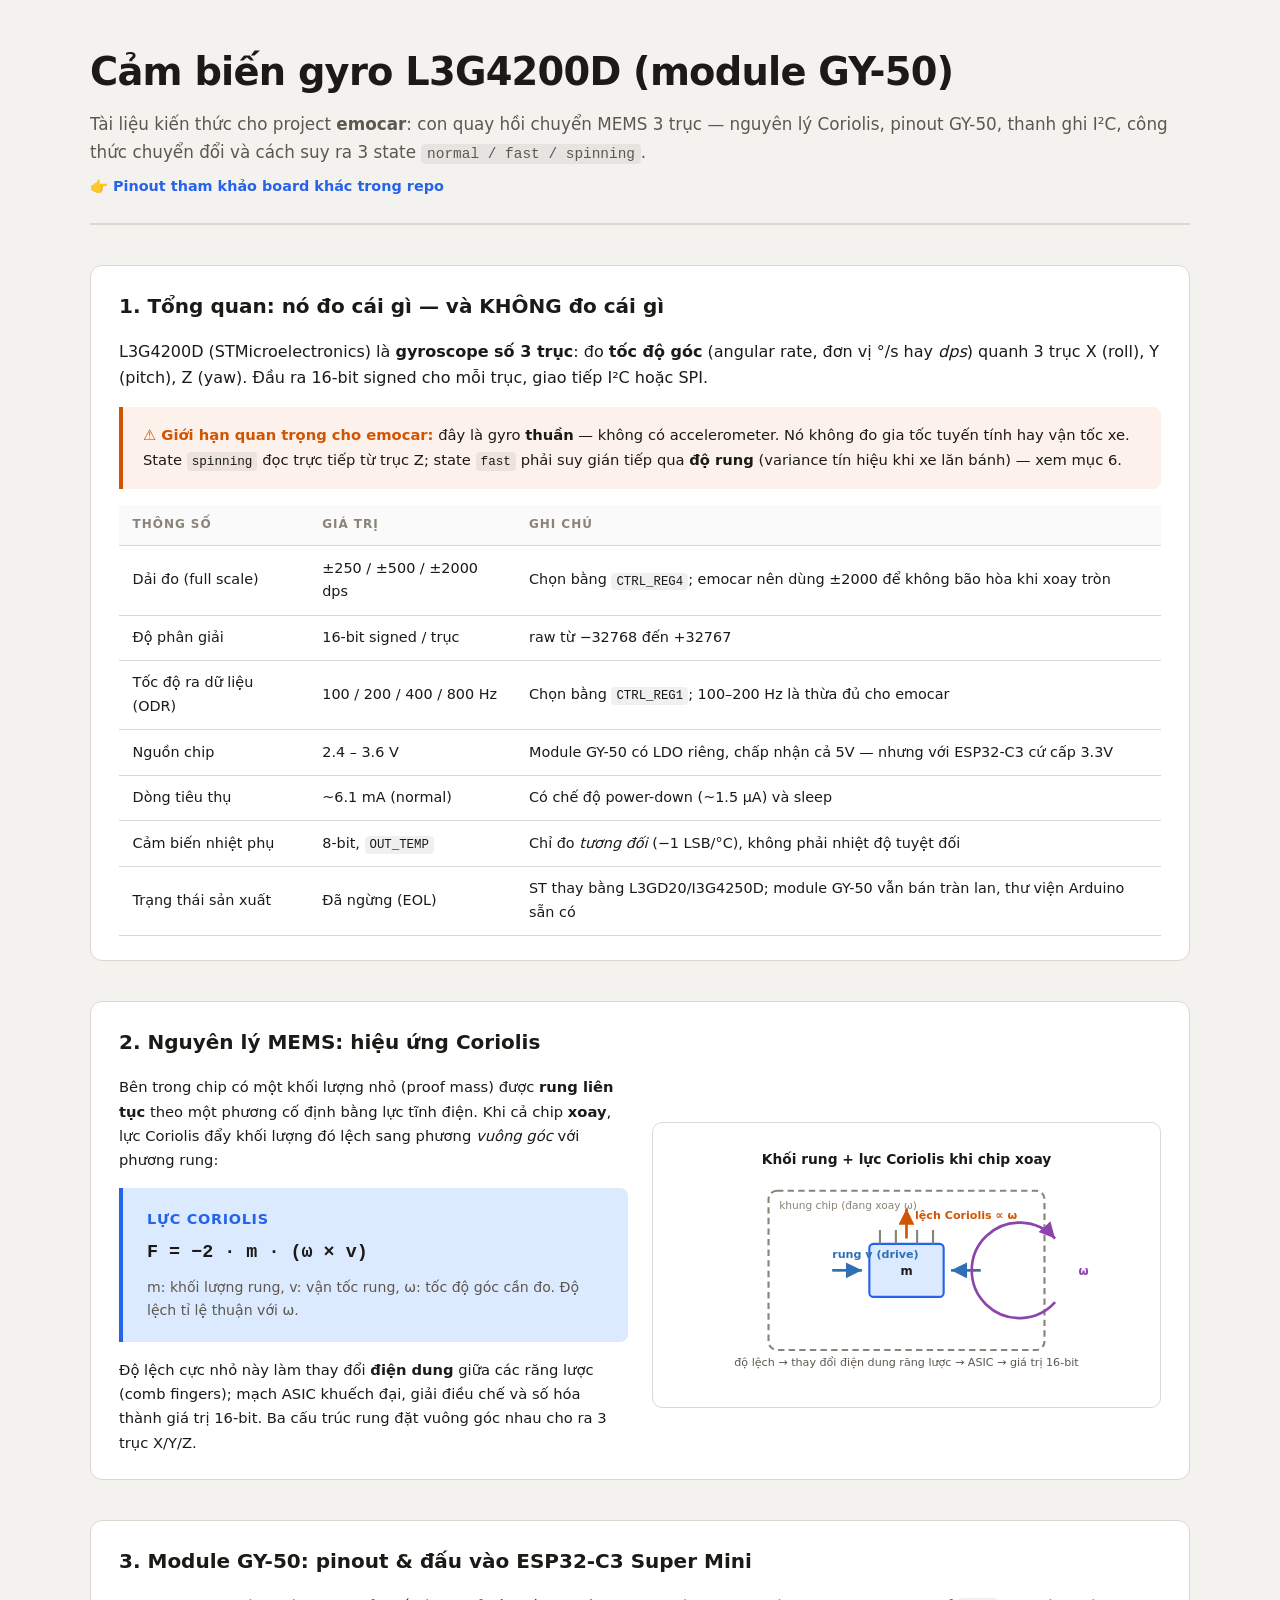
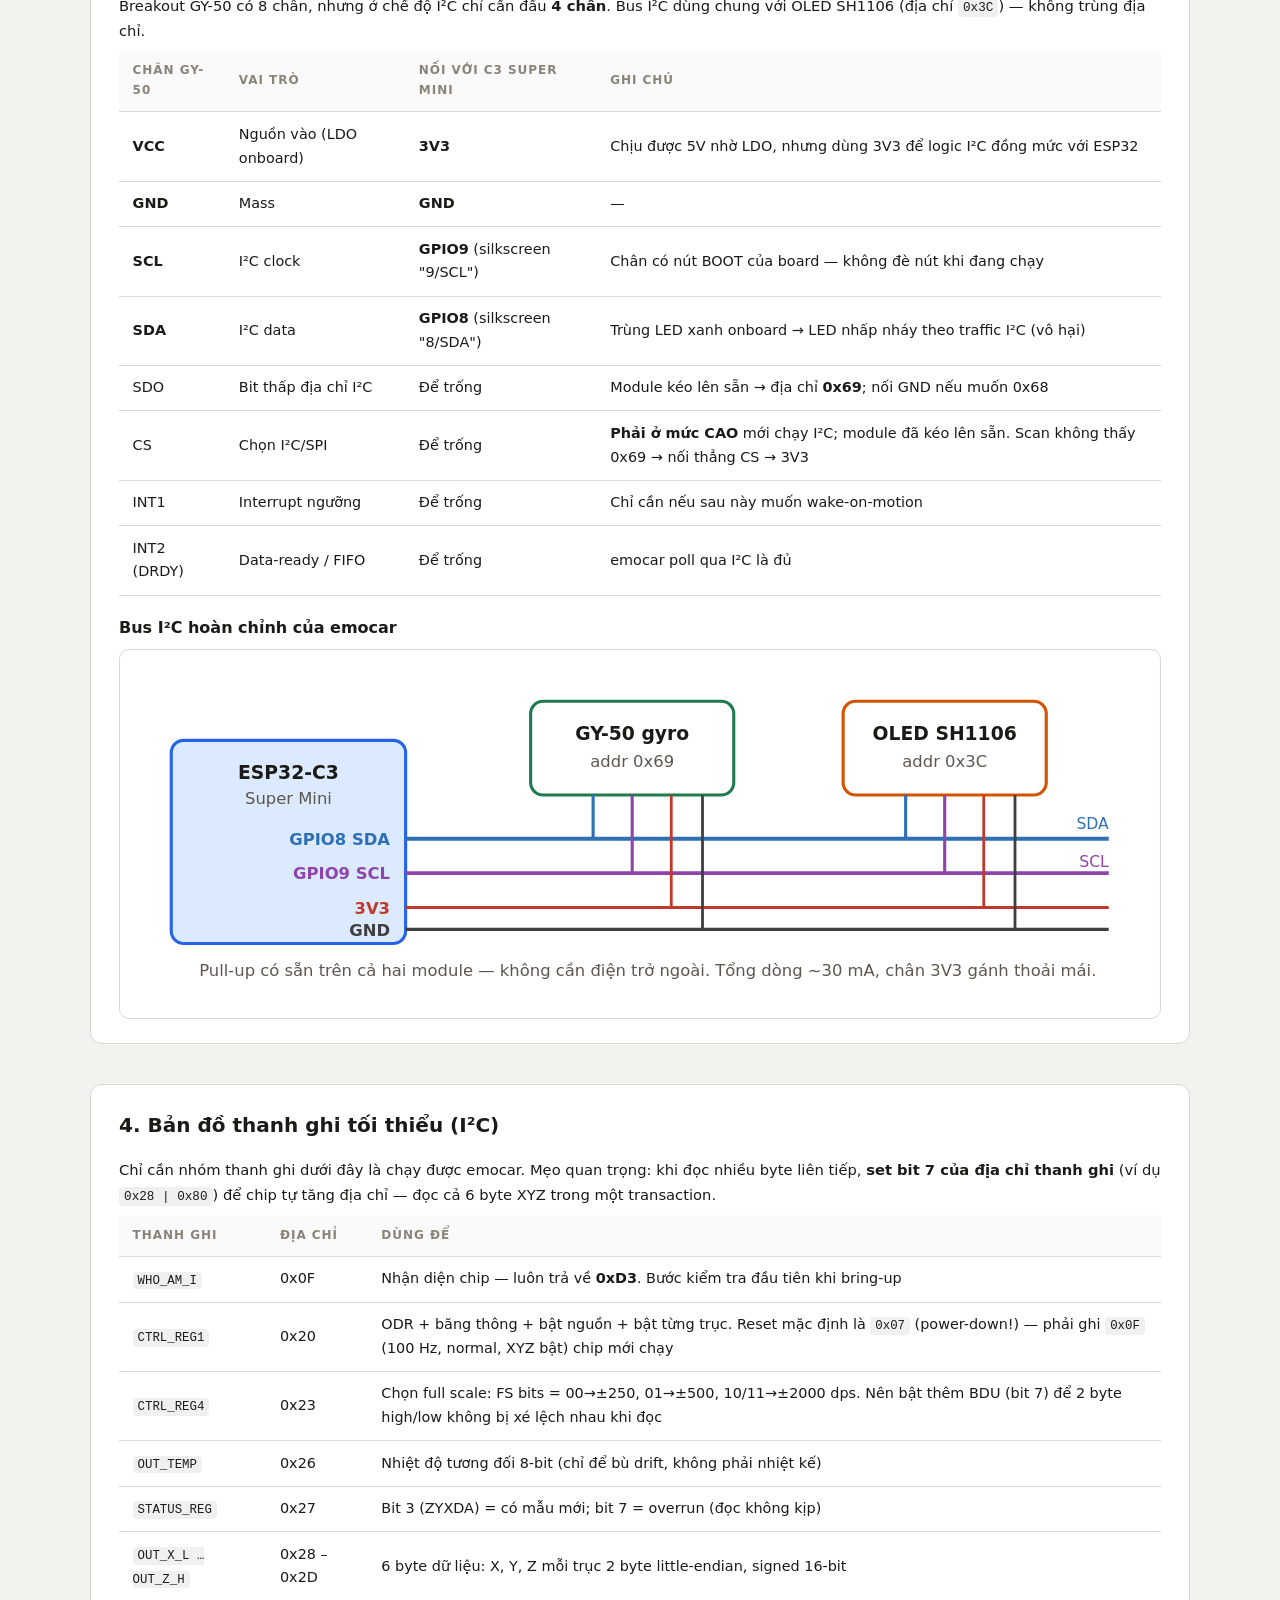
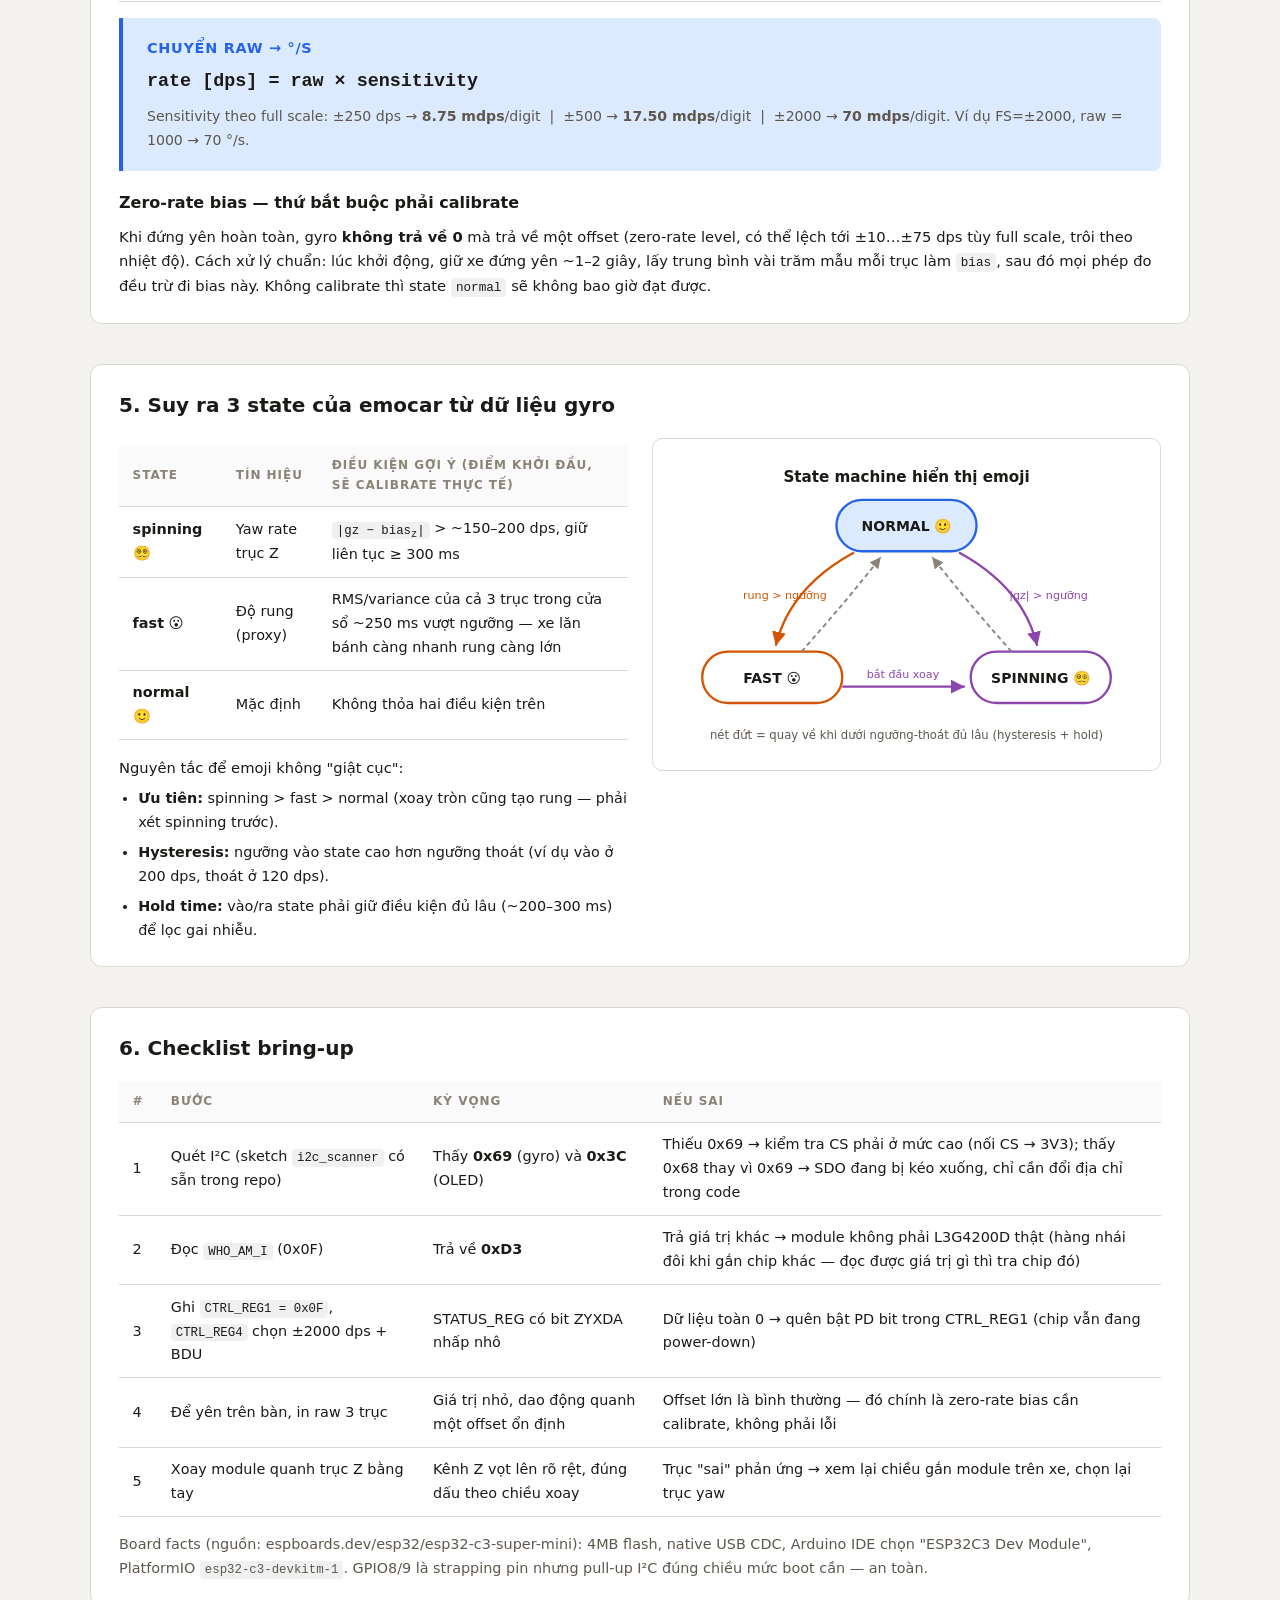
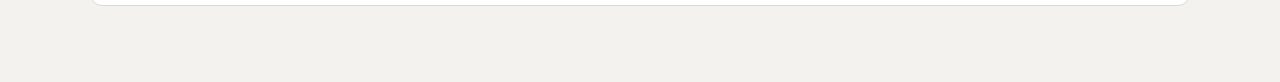
<file: l3g4200d.html>
<!doctype html>
<html lang="vi">
<head>
<meta charset="utf-8">
<meta name="viewport" content="width=device-width, initial-scale=1">
<title>Kiến thức cảm biến L3G4200D (GY-50) — emocar</title>
<style>
  :root {
    --bg:#f4f2ee; --panel:#ffffff; --ink:#1c1a17; --ink-soft:#5d574e;
    --ink-faint:#8a8378; --rule:#ddd8cf;
    --brand:#2563eb; --brand-light:#dbeafe;
    --pwr:#c0392b; --gnd:#3f3f3f; --sig1:#2f6fb3; --sig2:#8e44ad; --ok:#1f7a4d; --warn:#d35400;
  }
  @media (prefers-color-scheme: dark) {
    :root:not([data-theme="light"]) {
      --bg:#16181a; --panel:#1e2124; --ink:#e9e6e1; --ink-soft:#a8a29a;
      --ink-faint:#767068; --rule:#32363a;
      --brand:#3b82f6; --brand-light:#1e3a8a;
      --pwr:#e8695c; --gnd:#9a9a9a; --sig1:#7aa8dc; --sig2:#c39bd3; --ok:#5ec98d; --warn:#e67e22;
    }
  }
  * { box-sizing:border-box; margin:0; padding:0; }
  body {
    background:var(--bg); color:var(--ink);
    font-family:system-ui,-apple-system,"Segoe UI",Roboto,sans-serif;
    line-height:1.65; padding:2.5rem 1.25rem 5rem;
    -webkit-font-smoothing:antialiased;
  }
  .wrap { max-width:1100px; margin:0 auto; display:flex; flex-direction:column; gap:2.5rem; }
  header { border-bottom:2px solid var(--rule); padding-bottom:1.5rem; }
  h1 { font-size:clamp(1.7rem, 4vw, 2.4rem); font-weight:750; letter-spacing:-.02em; color:var(--ink); margin-bottom:.5rem; }
  .sub { color:var(--ink-soft); font-size:1.05rem; }

  h2 { font-size:1.25rem; font-weight:700; color:var(--ink); margin-bottom:1rem; display:flex; align-items:center; gap:.5rem; }
  h3 { font-size:1rem; font-weight:650; margin:1.2rem 0 .5rem; color:var(--ink); }

  .card { background:var(--panel); border:1px solid var(--rule); border-radius:12px; padding:1.5rem 1.75rem; }
  .grid-2 { display:grid; grid-template-columns:1fr 1fr; gap:1.5rem; }
  @media (max-width:768px) { .grid-2 { grid-template-columns:1fr; } }

  .formula-box {
    background:var(--brand-light); border-left:4px solid var(--brand);
    padding:1.2rem 1.5rem; border-radius:0 8px 8px 0; margin:1rem 0;
  }
  .formula-title { font-weight:700; font-size:.9rem; color:var(--brand); text-transform:uppercase; letter-spacing:.05em; margin-bottom:.4rem; }
  .formula-math { font-family:ui-monospace,SFMono-Regular,Menlo,Consolas,monospace; font-size:1.15rem; font-weight:700; color:var(--ink); }
  .formula-desc { font-size:.88rem; color:var(--ink-soft); margin-top:.5rem; }

  svg { display:block; width:100%; height:auto; }
  .diagram-container { background:var(--panel); border:1px solid var(--rule); border-radius:10px; padding:1.25rem; overflow-x:auto; }

  table { width:100%; border-collapse:collapse; font-size:.9rem; margin-top:.5rem; }
  th, td { text-align:left; padding:.65rem .85rem; border-bottom:1px solid var(--rule); }
  th { font-size:.75rem; text-transform:uppercase; letter-spacing:.08em; color:var(--ink-faint); font-weight:700; background:rgba(0,0,0,.02); }
  @media (prefers-color-scheme: dark) { th { background:rgba(255,255,255,.02); } }

  .tag { display:inline-block; font-size:.75rem; font-weight:700; padding:.15rem .45rem; border-radius:4px; margin-right:.4rem; }
  .tag-ok { background:rgba(31,122,77,.15); color:var(--ok); }
  .tag-warn { background:rgba(211,84,0,.15); color:var(--warn); }

  .callout {
    border-left:4px solid var(--warn); background:rgba(211,84,0,.08);
    padding:1rem 1.25rem; border-radius:0 8px 8px 0; margin:1rem 0; font-size:.92rem;
  }
  .callout b:first-child { color:var(--warn); }

  code { font-family:ui-monospace,SFMono-Regular,Menlo,Consolas,monospace; font-size:.86em; background:rgba(0,0,0,.06); padding:.15em .4em; border-radius:4px; }
  @media (prefers-color-scheme: dark) { code { background:rgba(255,255,255,.08); } }

  .nav-links { display:flex; gap:1rem; font-size:.9rem; font-weight:600; margin-top:.5rem; flex-wrap:wrap; }
  .nav-links a { color:var(--brand); text-decoration:none; display:inline-flex; align-items:center; gap:.3rem; }
  .nav-links a:hover { text-decoration:underline; }
</style>
</head>
<body>
<div class="wrap">

<header>
  <h1>Cảm biến gyro L3G4200D (module GY-50)</h1>
  <p class="sub">Tài liệu kiến thức cho project <b>emocar</b>: con quay hồi chuyển MEMS 3 trục — nguyên lý Coriolis, pinout GY-50, thanh ghi I²C, công thức chuyển đổi và cách suy ra 3 state <code>normal / fast / spinning</code>.</p>
  <div class="nav-links">
    <a href="../pinout_s3_supermini.html">👉 Pinout tham khảo board khác trong repo</a>
  </div>
</header>

<!-- 1. TỔNG QUAN -->
<section class="card">
  <h2>1. Tổng quan: nó đo cái gì — và KHÔNG đo cái gì</h2>
  <p>L3G4200D (STMicroelectronics) là <b>gyroscope số 3 trục</b>: đo <b>tốc độ góc</b> (angular rate, đơn vị °/s hay <i>dps</i>) quanh 3 trục X (roll), Y (pitch), Z (yaw). Đầu ra 16-bit signed cho mỗi trục, giao tiếp I²C hoặc SPI.</p>

  <div class="callout">
    <b>⚠ Giới hạn quan trọng cho emocar:</b> đây là gyro <b>thuần</b> — không có accelerometer. Nó không đo gia tốc tuyến tính hay vận tốc xe. State <code>spinning</code> đọc trực tiếp từ trục Z; state <code>fast</code> phải suy gián tiếp qua <b>độ rung</b> (variance tín hiệu khi xe lăn bánh) — xem mục 6.
  </div>

  <table>
    <tr><th>Thông số</th><th>Giá trị</th><th>Ghi chú</th></tr>
    <tr><td>Dải đo (full scale)</td><td>±250 / ±500 / ±2000 dps</td><td>Chọn bằng <code>CTRL_REG4</code>; emocar nên dùng ±2000 để không bão hòa khi xoay tròn</td></tr>
    <tr><td>Độ phân giải</td><td>16-bit signed / trục</td><td>raw từ −32768 đến +32767</td></tr>
    <tr><td>Tốc độ ra dữ liệu (ODR)</td><td>100 / 200 / 400 / 800 Hz</td><td>Chọn bằng <code>CTRL_REG1</code>; 100–200 Hz là thừa đủ cho emocar</td></tr>
    <tr><td>Nguồn chip</td><td>2.4 – 3.6 V</td><td>Module GY-50 có LDO riêng, chấp nhận cả 5V — nhưng với ESP32-C3 cứ cấp 3.3V</td></tr>
    <tr><td>Dòng tiêu thụ</td><td>~6.1 mA (normal)</td><td>Có chế độ power-down (~1.5 µA) và sleep</td></tr>
    <tr><td>Cảm biến nhiệt phụ</td><td>8-bit, <code>OUT_TEMP</code></td><td>Chỉ đo <i>tương đối</i> (−1 LSB/°C), không phải nhiệt độ tuyệt đối</td></tr>
    <tr><td>Trạng thái sản xuất</td><td>Đã ngừng (EOL)</td><td>ST thay bằng L3GD20/I3G4250D; module GY-50 vẫn bán tràn lan, thư viện Arduino sẵn có</td></tr>
  </table>
</section>

<!-- 2. NGUYÊN LÝ -->
<section class="card">
  <h2>2. Nguyên lý MEMS: hiệu ứng Coriolis</h2>
  <div class="grid-2" style="align-items:center;">
    <div>
      <p style="font-size:.92rem;">Bên trong chip có một khối lượng nhỏ (proof mass) được <b>rung liên tục</b> theo một phương cố định bằng lực tĩnh điện. Khi cả chip <b>xoay</b>, lực Coriolis đẩy khối lượng đó lệch sang phương <i>vuông góc</i> với phương rung:</p>
      <div class="formula-box">
        <div class="formula-title">Lực Coriolis</div>
        <div class="formula-math">F = −2 · m · (ω × v)</div>
        <div class="formula-desc">m: khối lượng rung, v: vận tốc rung, ω: tốc độ góc cần đo. Độ lệch tỉ lệ thuận với ω.</div>
      </div>
      <p style="font-size:.92rem;">Độ lệch cực nhỏ này làm thay đổi <b>điện dung</b> giữa các răng lược (comb fingers); mạch ASIC khuếch đại, giải điều chế và số hóa thành giá trị 16-bit. Ba cấu trúc rung đặt vuông góc nhau cho ra 3 trục X/Y/Z.</p>
    </div>
    <div class="diagram-container">
      <svg viewBox="0 0 440 230" xmlns="http://www.w3.org/2000/svg" fill="none">
        <text x="220" y="20" text-anchor="middle" fill="var(--ink)" font-size="13" font-weight="bold">Khối rung + lực Coriolis khi chip xoay</text>
        <!-- frame -->
        <rect x="90" y="45" width="260" height="150" rx="8" stroke="var(--ink-faint)" stroke-width="2" stroke-dasharray="6 4"/>
        <text x="100" y="62" fill="var(--ink-faint)" font-size="10">khung chip (đang xoay ω)</text>
        <!-- proof mass -->
        <rect x="185" y="95" width="70" height="50" rx="4" fill="var(--brand-light)" stroke="var(--brand)" stroke-width="2"/>
        <text x="220" y="124" text-anchor="middle" fill="var(--ink)" font-size="11" font-weight="bold">m</text>
        <!-- drive motion -->
        <path d="M 150 120 H 178" stroke="var(--sig1)" stroke-width="2.5" marker-end="url(#ar1)"/>
        <path d="M 290 120 H 262" stroke="var(--sig1)" stroke-width="2.5" marker-end="url(#ar1)"/>
        <text x="150" y="108" fill="var(--sig1)" font-size="10.5" font-weight="bold">rung v (drive)</text>
        <!-- coriolis -->
        <path d="M 220 90 V 62" stroke="var(--warn)" stroke-width="2.5" marker-end="url(#ar2)"/>
        <text x="228" y="72" fill="var(--warn)" font-size="10.5" font-weight="bold">lệch Coriolis ∝ ω</text>
        <!-- rotation arrow -->
        <path d="M 360 150 A 45 45 0 1 1 360 90" stroke="var(--sig2)" stroke-width="2.5" marker-end="url(#ar3)"/>
        <text x="382" y="124" fill="var(--sig2)" font-size="11" font-weight="bold">ω</text>
        <!-- sense fingers -->
        <g stroke="var(--ink-faint)" stroke-width="2">
          <path d="M 195 95 V 82"/><path d="M 210 95 V 82"/><path d="M 230 95 V 82"/><path d="M 245 95 V 82"/>
        </g>
        <text x="220" y="210" text-anchor="middle" fill="var(--ink-soft)" font-size="10.5">độ lệch → thay đổi điện dung răng lược → ASIC → giá trị 16-bit</text>
        <defs>
          <marker id="ar1" markerWidth="8" markerHeight="8" refX="6" refY="3" orient="auto"><path d="M0,0 L6,3 L0,6 Z" fill="var(--sig1)"/></marker>
          <marker id="ar2" markerWidth="8" markerHeight="8" refX="6" refY="3" orient="auto"><path d="M0,0 L6,3 L0,6 Z" fill="var(--warn)"/></marker>
          <marker id="ar3" markerWidth="8" markerHeight="8" refX="6" refY="3" orient="auto"><path d="M0,0 L6,3 L0,6 Z" fill="var(--sig2)"/></marker>
        </defs>
      </svg>
    </div>
  </div>
</section>

<!-- 3. MODULE GY-50 & WIRING -->
<section class="card">
  <h2>3. Module GY-50: pinout & đấu vào ESP32-C3 Super Mini</h2>
  <p style="font-size:.92rem;">Breakout GY-50 có 8 chân, nhưng ở chế độ I²C chỉ cần đấu <b>4 chân</b>. Bus I²C dùng chung với OLED SH1106 (địa chỉ <code>0x3C</code>) — không trùng địa chỉ.</p>
  <table>
    <tr><th>Chân GY-50</th><th>Vai trò</th><th>Nối với C3 Super Mini</th><th>Ghi chú</th></tr>
    <tr><td><b>VCC</b></td><td>Nguồn vào (LDO onboard)</td><td><b>3V3</b></td><td>Chịu được 5V nhờ LDO, nhưng dùng 3V3 để logic I²C đồng mức với ESP32</td></tr>
    <tr><td><b>GND</b></td><td>Mass</td><td><b>GND</b></td><td>—</td></tr>
    <tr><td><b>SCL</b></td><td>I²C clock</td><td><b>GPIO9</b> (silkscreen "9/SCL")</td><td>Chân có nút BOOT của board — không đè nút khi đang chạy</td></tr>
    <tr><td><b>SDA</b></td><td>I²C data</td><td><b>GPIO8</b> (silkscreen "8/SDA")</td><td>Trùng LED xanh onboard → LED nhấp nháy theo traffic I²C (vô hại)</td></tr>
    <tr><td>SDO</td><td>Bit thấp địa chỉ I²C</td><td>Để trống</td><td>Module kéo lên sẵn → địa chỉ <b>0x69</b>; nối GND nếu muốn 0x68</td></tr>
    <tr><td>CS</td><td>Chọn I²C/SPI</td><td>Để trống</td><td><b>Phải ở mức CAO</b> mới chạy I²C; module đã kéo lên sẵn. Scan không thấy 0x69 → nối thẳng CS → 3V3</td></tr>
    <tr><td>INT1</td><td>Interrupt ngưỡng</td><td>Để trống</td><td>Chỉ cần nếu sau này muốn wake-on-motion</td></tr>
    <tr><td>INT2 (DRDY)</td><td>Data-ready / FIFO</td><td>Để trống</td><td>emocar poll qua I²C là đủ</td></tr>
  </table>

  <h3>Bus I²C hoàn chỉnh của emocar</h3>
  <div class="diagram-container">
    <svg viewBox="0 0 640 210" xmlns="http://www.w3.org/2000/svg" fill="none">
      <!-- ESP32 -->
      <rect x="20" y="45" width="150" height="130" rx="8" fill="var(--brand-light)" stroke="var(--brand)" stroke-width="2"/>
      <text x="95" y="70" text-anchor="middle" fill="var(--ink)" font-size="12" font-weight="bold">ESP32-C3</text>
      <text x="95" y="86" text-anchor="middle" fill="var(--ink-soft)" font-size="10.5">Super Mini</text>
      <text x="160" y="112" text-anchor="end" fill="var(--sig1)" font-size="10.5" font-weight="bold">GPIO8 SDA</text>
      <text x="160" y="134" text-anchor="end" fill="var(--sig2)" font-size="10.5" font-weight="bold">GPIO9 SCL</text>
      <text x="160" y="156" text-anchor="end" fill="var(--pwr)" font-size="10.5" font-weight="bold">3V3</text>
      <text x="160" y="170" text-anchor="end" fill="var(--gnd)" font-size="10.5" font-weight="bold">GND</text>
      <!-- bus lines -->
      <path d="M 170 108 H 620" stroke="var(--sig1)" stroke-width="2.5"/>
      <path d="M 170 130 H 620" stroke="var(--sig2)" stroke-width="2.5"/>
      <path d="M 170 152 H 620" stroke="var(--pwr)" stroke-width="2"/>
      <path d="M 170 166 H 620" stroke="var(--gnd)" stroke-width="2"/>
      <!-- GY-50 -->
      <rect x="250" y="20" width="130" height="60" rx="8" fill="none" stroke="var(--ok)" stroke-width="2"/>
      <text x="315" y="45" text-anchor="middle" fill="var(--ink)" font-size="12" font-weight="bold">GY-50 gyro</text>
      <text x="315" y="62" text-anchor="middle" fill="var(--ink-soft)" font-size="10.5">addr 0x69</text>
      <path d="M 290 80 V 108" stroke="var(--sig1)" stroke-width="2"/>
      <path d="M 315 80 V 130" stroke="var(--sig2)" stroke-width="2"/>
      <path d="M 340 80 V 152" stroke="var(--pwr)" stroke-width="1.8"/>
      <path d="M 360 80 V 166" stroke="var(--gnd)" stroke-width="1.8"/>
      <!-- OLED -->
      <rect x="450" y="20" width="130" height="60" rx="8" fill="none" stroke="var(--warn)" stroke-width="2"/>
      <text x="515" y="45" text-anchor="middle" fill="var(--ink)" font-size="12" font-weight="bold">OLED SH1106</text>
      <text x="515" y="62" text-anchor="middle" fill="var(--ink-soft)" font-size="10.5">addr 0x3C</text>
      <path d="M 490 80 V 108" stroke="var(--sig1)" stroke-width="2"/>
      <path d="M 515 80 V 130" stroke="var(--sig2)" stroke-width="2"/>
      <path d="M 540 80 V 152" stroke="var(--pwr)" stroke-width="1.8"/>
      <path d="M 560 80 V 166" stroke="var(--gnd)" stroke-width="1.8"/>
      <text x="620" y="102" text-anchor="end" fill="var(--sig1)" font-size="10">SDA</text>
      <text x="620" y="126" text-anchor="end" fill="var(--sig2)" font-size="10">SCL</text>
      <text x="325" y="196" text-anchor="middle" fill="var(--ink-soft)" font-size="10.5">Pull-up có sẵn trên cả hai module — không cần điện trở ngoài. Tổng dòng ~30 mA, chân 3V3 gánh thoải mái.</text>
    </svg>
  </div>
</section>

<!-- 4. THANH GHI -->
<section class="card">
  <h2>4. Bản đồ thanh ghi tối thiểu (I²C)</h2>
  <p style="font-size:.92rem;">Chỉ cần nhóm thanh ghi dưới đây là chạy được emocar. Mẹo quan trọng: khi đọc nhiều byte liên tiếp, <b>set bit 7 của địa chỉ thanh ghi</b> (ví dụ <code>0x28 | 0x80</code>) để chip tự tăng địa chỉ — đọc cả 6 byte XYZ trong một transaction.</p>
  <table>
    <tr><th>Thanh ghi</th><th>Địa chỉ</th><th>Dùng để</th></tr>
    <tr><td><code>WHO_AM_I</code></td><td>0x0F</td><td>Nhận diện chip — luôn trả về <b>0xD3</b>. Bước kiểm tra đầu tiên khi bring-up</td></tr>
    <tr><td><code>CTRL_REG1</code></td><td>0x20</td><td>ODR + băng thông + bật nguồn + bật từng trục. Reset mặc định là <code>0x07</code> (power-down!) — phải ghi <code>0x0F</code> (100 Hz, normal, XYZ bật) chip mới chạy</td></tr>
    <tr><td><code>CTRL_REG4</code></td><td>0x23</td><td>Chọn full scale: FS bits = 00→±250, 01→±500, 10/11→±2000 dps. Nên bật thêm BDU (bit 7) để 2 byte high/low không bị xé lệch nhau khi đọc</td></tr>
    <tr><td><code>OUT_TEMP</code></td><td>0x26</td><td>Nhiệt độ tương đối 8-bit (chỉ để bù drift, không phải nhiệt kế)</td></tr>
    <tr><td><code>STATUS_REG</code></td><td>0x27</td><td>Bit 3 (ZYXDA) = có mẫu mới; bit 7 = overrun (đọc không kịp)</td></tr>
    <tr><td><code>OUT_X_L … OUT_Z_H</code></td><td>0x28 – 0x2D</td><td>6 byte dữ liệu: X, Y, Z mỗi trục 2 byte little-endian, signed 16-bit</td></tr>
  </table>

  <div class="formula-box">
    <div class="formula-title">Chuyển raw → °/s</div>
    <div class="formula-math">rate [dps] = raw × sensitivity</div>
    <div class="formula-desc">Sensitivity theo full scale: ±250 dps → <b>8.75 mdps</b>/digit &nbsp;|&nbsp; ±500 → <b>17.50 mdps</b>/digit &nbsp;|&nbsp; ±2000 → <b>70 mdps</b>/digit. Ví dụ FS=±2000, raw = 1000 → 70 °/s.</div>
  </div>

  <h3>Zero-rate bias — thứ bắt buộc phải calibrate</h3>
  <p style="font-size:.92rem;">Khi đứng yên hoàn toàn, gyro <b>không trả về 0</b> mà trả về một offset (zero-rate level, có thể lệch tới ±10…±75 dps tùy full scale, trôi theo nhiệt độ). Cách xử lý chuẩn: lúc khởi động, giữ xe đứng yên ~1–2 giây, lấy trung bình vài trăm mẫu mỗi trục làm <code>bias</code>, sau đó mọi phép đo đều trừ đi bias này. Không calibrate thì state <code>normal</code> sẽ không bao giờ đạt được.</p>
</section>

<!-- 5. STATE MACHINE EMOCAR -->
<section class="card">
  <h2>5. Suy ra 3 state của emocar từ dữ liệu gyro</h2>
  <div class="grid-2" style="align-items:start;">
    <div>
      <table>
        <tr><th>State</th><th>Tín hiệu</th><th>Điều kiện gợi ý (điểm khởi đầu, sẽ calibrate thực tế)</th></tr>
        <tr><td><b>spinning</b> 😵‍💫</td><td>Yaw rate trục Z</td><td><code>|gz − bias<sub>z</sub>|</code> &gt; ~150–200 dps, giữ liên tục ≥ 300 ms</td></tr>
        <tr><td><b>fast</b> 😮</td><td>Độ rung (proxy)</td><td>RMS/variance của cả 3 trục trong cửa sổ ~250 ms vượt ngưỡng — xe lăn bánh càng nhanh rung càng lớn</td></tr>
        <tr><td><b>normal</b> 🙂</td><td>Mặc định</td><td>Không thỏa hai điều kiện trên</td></tr>
      </table>
      <p style="font-size:.92rem; margin-top:1rem;">Nguyên tắc để emoji không "giật cục":</p>
      <ul style="padding-left:1.2rem; font-size:.9rem; display:flex; flex-direction:column; gap:.4rem; margin-top:.4rem;">
        <li><b>Ưu tiên:</b> spinning &gt; fast &gt; normal (xoay tròn cũng tạo rung — phải xét spinning trước).</li>
        <li><b>Hysteresis:</b> ngưỡng vào state cao hơn ngưỡng thoát (ví dụ vào ở 200 dps, thoát ở 120 dps).</li>
        <li><b>Hold time:</b> vào/ra state phải giữ điều kiện đủ lâu (~200–300 ms) để lọc gai nhiễu.</li>
      </ul>
    </div>
    <div class="diagram-container">
      <svg viewBox="0 0 400 250" xmlns="http://www.w3.org/2000/svg" fill="none">
        <text x="200" y="20" text-anchor="middle" fill="var(--ink)" font-size="13" font-weight="bold">State machine hiển thị emoji</text>
        <rect x="140" y="35" width="120" height="44" rx="22" fill="var(--brand-light)" stroke="var(--brand)" stroke-width="2"/>
        <text x="200" y="62" text-anchor="middle" fill="var(--ink)" font-size="12" font-weight="bold">NORMAL 🙂</text>
        <rect x="25" y="165" width="120" height="44" rx="22" fill="none" stroke="var(--warn)" stroke-width="2"/>
        <text x="85" y="192" text-anchor="middle" fill="var(--ink)" font-size="12" font-weight="bold">FAST 😮</text>
        <rect x="255" y="165" width="120" height="44" rx="22" fill="none" stroke="var(--sig2)" stroke-width="2"/>
        <text x="315" y="192" text-anchor="middle" fill="var(--ink)" font-size="12" font-weight="bold">SPINNING 😵‍💫</text>
        <path d="M 155 80 Q 100 110 88 160" stroke="var(--warn)" stroke-width="2" marker-end="url(#sa1)"/>
        <text x="60" y="120" fill="var(--warn)" font-size="9.5">rung &gt; ngưỡng</text>
        <path d="M 110 165 Q 150 120 178 84" stroke="var(--ink-faint)" stroke-width="1.6" stroke-dasharray="4 3" marker-end="url(#sa2)"/>
        <path d="M 245 80 Q 300 110 312 160" stroke="var(--sig2)" stroke-width="2" marker-end="url(#sa3)"/>
        <text x="288" y="120" fill="var(--sig2)" font-size="9.5">|gz| &gt; ngưỡng</text>
        <path d="M 290 165 Q 250 120 222 84" stroke="var(--ink-faint)" stroke-width="1.6" stroke-dasharray="4 3" marker-end="url(#sa2)"/>
        <path d="M 145 195 H 250" stroke="var(--sig2)" stroke-width="2" marker-end="url(#sa3)"/>
        <text x="197" y="188" text-anchor="middle" fill="var(--sig2)" font-size="9.5">bắt đầu xoay</text>
        <text x="200" y="240" text-anchor="middle" fill="var(--ink-soft)" font-size="10">nét đứt = quay về khi dưới ngưỡng-thoát đủ lâu (hysteresis + hold)</text>
        <defs>
          <marker id="sa1" markerWidth="8" markerHeight="8" refX="6" refY="3" orient="auto"><path d="M0,0 L6,3 L0,6 Z" fill="var(--warn)"/></marker>
          <marker id="sa2" markerWidth="8" markerHeight="8" refX="6" refY="3" orient="auto"><path d="M0,0 L6,3 L0,6 Z" fill="var(--ink-faint)"/></marker>
          <marker id="sa3" markerWidth="8" markerHeight="8" refX="6" refY="3" orient="auto"><path d="M0,0 L6,3 L0,6 Z" fill="var(--sig2)"/></marker>
        </defs>
      </svg>
    </div>
  </div>
</section>

<!-- 6. BRING-UP CHECKLIST -->
<section class="card">
  <h2>6. Checklist bring-up</h2>
  <table>
    <tr><th>#</th><th>Bước</th><th>Kỳ vọng</th><th>Nếu sai</th></tr>
    <tr><td>1</td><td>Quét I²C (sketch <code>i2c_scanner</code> có sẵn trong repo)</td><td>Thấy <b>0x69</b> (gyro) và <b>0x3C</b> (OLED)</td><td>Thiếu 0x69 → kiểm tra CS phải ở mức cao (nối CS → 3V3); thấy 0x68 thay vì 0x69 → SDO đang bị kéo xuống, chỉ cần đổi địa chỉ trong code</td></tr>
    <tr><td>2</td><td>Đọc <code>WHO_AM_I</code> (0x0F)</td><td>Trả về <b>0xD3</b></td><td>Trả giá trị khác → module không phải L3G4200D thật (hàng nhái đôi khi gắn chip khác — đọc được giá trị gì thì tra chip đó)</td></tr>
    <tr><td>3</td><td>Ghi <code>CTRL_REG1 = 0x0F</code>, <code>CTRL_REG4</code> chọn ±2000 dps + BDU</td><td>STATUS_REG có bit ZYXDA nhấp nhô</td><td>Dữ liệu toàn 0 → quên bật PD bit trong CTRL_REG1 (chip vẫn đang power-down)</td></tr>
    <tr><td>4</td><td>Để yên trên bàn, in raw 3 trục</td><td>Giá trị nhỏ, dao động quanh một offset ổn định</td><td>Offset lớn là bình thường — đó chính là zero-rate bias cần calibrate, không phải lỗi</td></tr>
    <tr><td>5</td><td>Xoay module quanh trục Z bằng tay</td><td>Kênh Z vọt lên rõ rệt, đúng dấu theo chiều xoay</td><td>Trục "sai" phản ứng → xem lại chiều gắn module trên xe, chọn lại trục yaw</td></tr>
  </table>
  <p style="font-size:.9rem; color:var(--ink-soft); margin-top:1rem;">Board facts (nguồn: espboards.dev/esp32/esp32-c3-super-mini): 4MB flash, native USB CDC, Arduino IDE chọn "ESP32C3 Dev Module", PlatformIO <code>esp32-c3-devkitm-1</code>. GPIO8/9 là strapping pin nhưng pull-up I²C đúng chiều mức boot cần — an toàn.</p>
</section>

</div>
</body>
</html>
</file>
